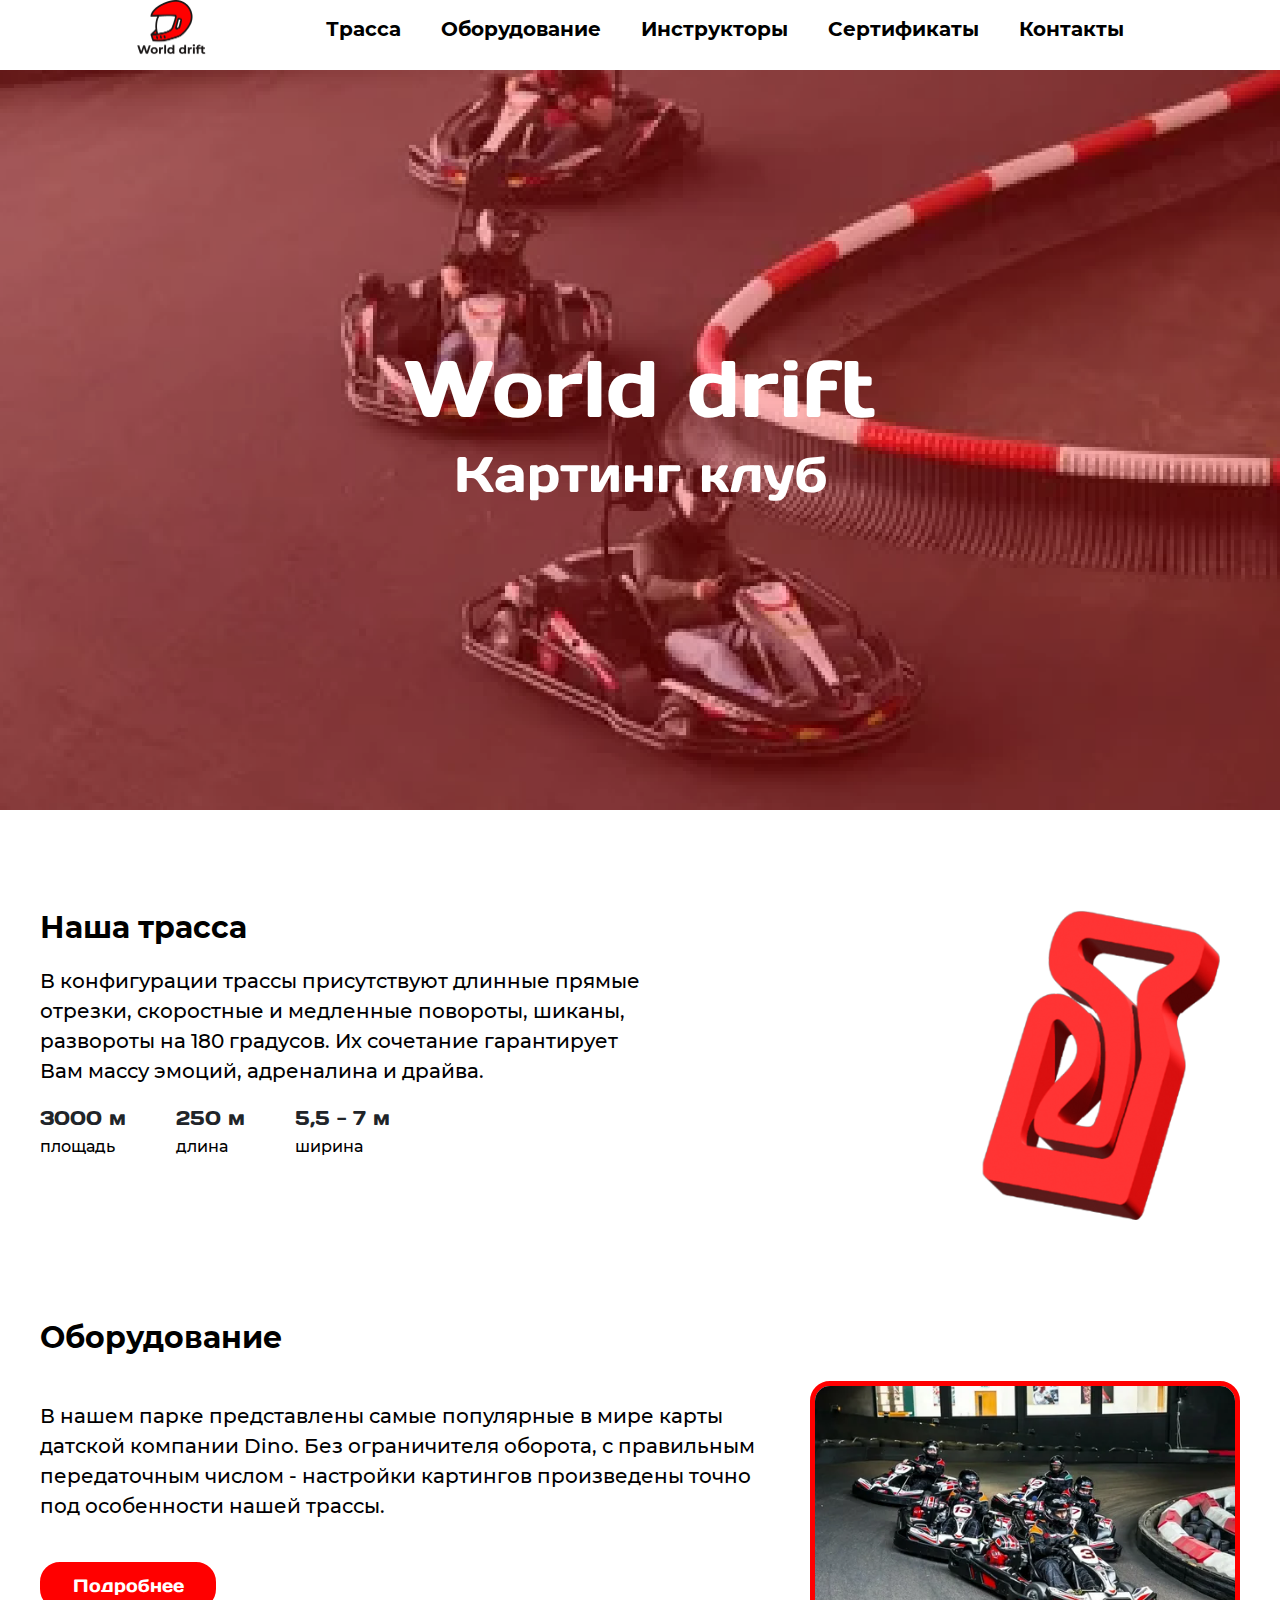
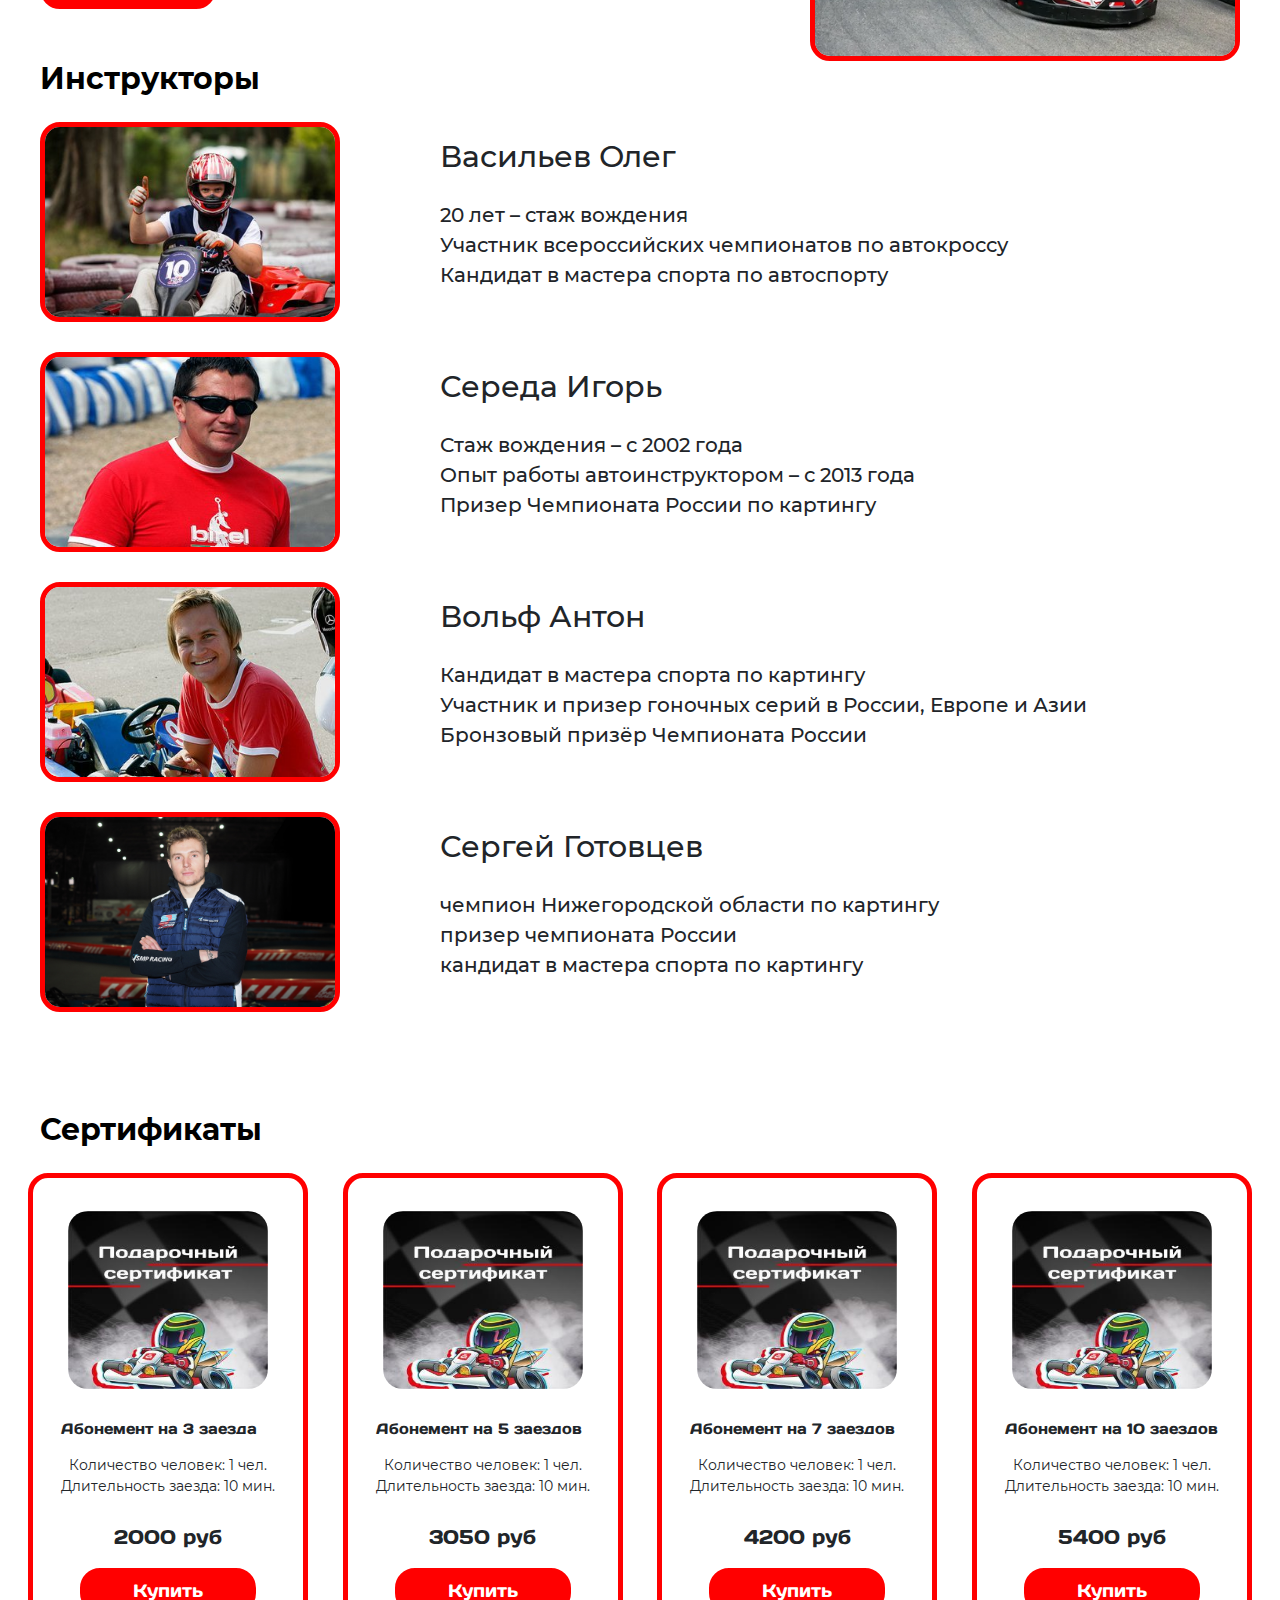
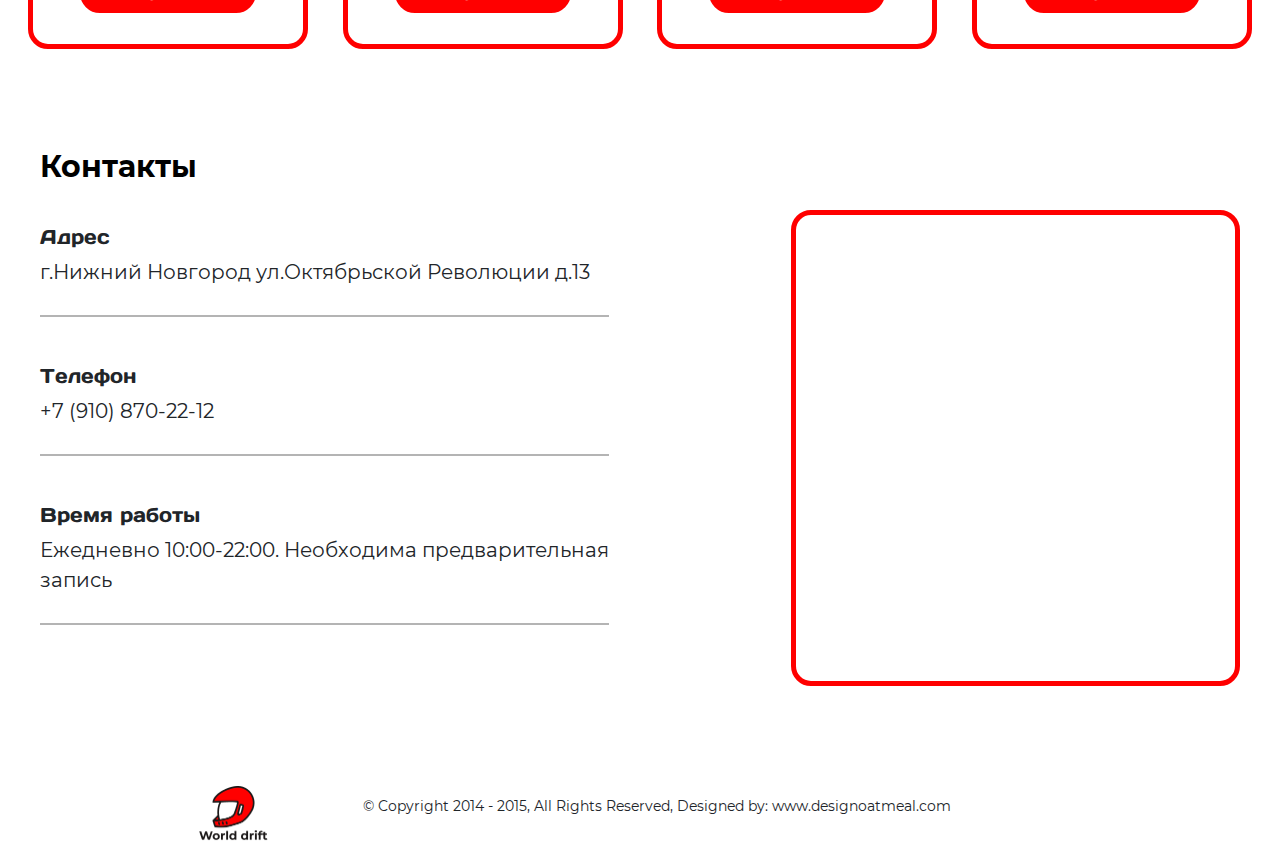
<file: index.html>
<!DOCTYPE html>
<html lang="en">
<head>
    <meta charset="UTF-8">
    <meta name="viewport" content="width=device-width, initial-scale=1.0">
    <title>World drift</title>
    <link rel="stylesheet" href="https://cdnjs.cloudflare.com/ajax/libs/font-awesome/6.4.2/css/all.min.css" integrity="sha512-z3gLpd7yknf1YoNbCzqRKc4qyor8gaKU1qmn+CShxbuBusANI9QpRohGBreCFkKxLhei6S9CQXFEbbKuqLg0DA==" crossorigin="anonymous" referrerpolicy="no-referrer" />
    <link href="https://cdn.jsdelivr.net/npm/bootstrap@5.3.3/dist/css/bootstrap.min.css" rel="stylesheet" integrity="sha384-QWTKZyjpPEjISv5WaRU9OFeRpok6YctnYmDr5pNlyT2bRjXh0JMhjY6hW+ALEwIH" crossorigin="anonymous">
    <link rel="stylesheet" href="./css/styles.css">
</head>
<body>
    <!-- <script src="https://cdn.jsdelivr.net/npm/bootstrap@5.3.3/dist/js/bootstrap.bundle.min.js" integrity="sha384-YvpcrYf0tY3lHB60NNkmXc5s9fDVZLESaAA55NDzOxhy9GkcIdslK1eN7N6jIeHz" crossorigin="anonymous"></script> -->
    <header>
        <div class="section-shapka">
            <div class="container">
                <div class="logo">
                    <img src="./img/лого.png" alt="">
                </div>
                <div class="txt">
                    <a href="#трасса">Трасса</a>
                    <a href="#оборудование">Оборудование</a>
                    <a href="#инструкторы">Инструкторы</a>
                    <a href="#сертификаты">Сертификаты</a>
                    <a href="#контакты">Контакты</a>
                </div>
            </div>
        </div>
    </header>

    <main>
        <div class="section-welcom" >
            <div class="container">
                <div class="txt">
                    <h1>World drift</h1>
                    <h2>Картинг клуб</h2>
                </div>
            </div>
        </div>

        <div class="section-trassa" id="трасса">
            <div class="container">
                <div class="card1">
                    <h2>Наша трасса</h2>
                    <p>В конфигурации трассы присутствуют длинные прямые <br>
                        отрезки, скоростные и медленные повороты, шиканы, <br>
                        развороты на 180 градусов. Их сочетание гарантирует <br>
                        Вам массу эмоций, адреналина и драйва.</p>
                    <div class="inf">
                        <div class="pl">
                            <h3>3000 м</h3>
                            <p>площадь</p>
                        </div>
                        <div class="pl">
                            <h3>250 м</h3>
                            <p>длина</p>
                        </div>
                        <div class="pl">
                            <h3>5,5 - 7 м</h3>
                            <p>ширина</p>
                        </div>
                    </div>
                </div>
                <div class="card">
                    <img src="./img/2.png" alt="">
                </div>
            </div>
        </div>


        <div class="section-oborud" id="оборудование">
            <div class="container">
                <h2>Оборудование</h2>
                <div class="cart">
                    <div class="inf">
                        <p>В нашем парке представлены самые популярные в мире карты <br>
                            датской компании Dino. Без ограничителя оборота, с правильным передаточным числом - настройки картингов произведены точно <br> под особенности нашей трассы.</p>
                        <form action="./main.html">
                            <button>Подробнее</button>
                        </form>
                    </div>
                    <div class="img">
                        <img src="./img/9.webp" alt="">
                    </div>  
                </div>
            </div>
        </div>

        <div class="section-instr" id="инструкторы">
            <div class="container">
                <h2>Инструкторы</h2>
                <div class="cart">
                    <img src="./img/олег.jpg" alt="">
                    <div class="txt">
                        <h3>Васильев Олег</h3>
                        <p>20 лет – стаж вождения <br>
                            Участник всероссийских чемпионатов по автокроссу <br>
                            Кандидат в мастера спорта по автоспорту</p>
                    </div>
                </div>
                <div class="cart">
                    <img src="./img/игорь.jpg" alt="">
                    <div class="txt">
                        <h3>Середа Игорь</h3>
                        <p>Стаж вождения – с 2002 года <br>
                            Опыт работы автоинструктором – с 2013 года <br>
                            Призер Чемпионата России по картингу</p>
                    </div>
                </div>
                <div class="cart">
                    <img src="./img/антон.jpg" alt="">
                    <div class="txt">
                        <h3>Вольф Антон</h3>
                        <p>Кандидат в мастера спорта по картингу<br>
                            Участник и призер гоночных серий в России, Европе и Азии<br>
                            Бронзовый призёр Чемпионата России</p>
                    </div>
                </div>
                <div class="cart">
                    <img src="./img/сергей.jpg" alt="">
                    <div class="txt">
                        <h3>Сергей Готовцев</h3>
                        <p>чемпион Нижегородской области по картингу<br>
                            призер чемпионата России<br>
                            кандидат в мастера спорта по картингу</p>
                    </div>
                </div>
            </div>
        </div>

        <div class="section-sert" id="сертификаты">
            <div class="container">
                <h2>Сертификаты</h2>
                <div class="row">
                    <div class="carts">
                        <img src="./img/3.jpg" alt="">
                        <div class="txt">
                            <h3>Абонемент на 3 заезда</h3>
                            <div class="p">
                                <p>Количество человек: 1 чел.</p>
                                <p>Длительность заезда: 10 мин.</p>
                            </div>
                        </div>
                        <p>2000 руб</p>
                        <button>Купить</button>
                    </div>
                    <div class="carts">
                        <img src="./img/3.jpg" alt="">
                        <div class="txt">
                            <h3>Абонемент на 5 заездов</h3>
                            <div class="p">
                                <p>Количество человек: 1 чел.</p>
                                <p>Длительность заезда: 10 мин.</p>
                            </div>
                        </div>
                        <p>3050 руб</p>
                        <button>Купить</button>
                    </div>
                    <div class="carts">
                        <img src="./img/3.jpg" alt="">
                        <div class="txt">
                            <h3>Абонемент на 7 заездов</h3>
                            <div class="p">
                                <p>Количество человек: 1 чел.</p>
                                <p>Длительность заезда: 10 мин.</p>
                            </div>
                        </div>
                        <p>4200 руб</p>
                        <button>Купить</button>
                    </div>
                    <div class="carts">
                        <img src="./img/3.jpg" alt="">
                        <div class="txt">
                            <h3>Абонемент на 10 заездов</h3>
                            <div class="p">
                                <p>Количество человек: 1 чел.</p>
                                <p>Длительность заезда: 10 мин.</p>
                            </div>
                        </div>
                        <p>5400 руб</p>
                        <button>Купить</button>
                    </div>
                </div>
            </div>
        </div>

        <div class="section-contact" id="контакты">
            <div class="container">
                <h2>Контакты</h2>
                <div class="contact">
                    <div class="cards">
                        <div class="cont">
                            <h3>Адрес</h3>
                            <p>г.Нижний Новгород ул.Октябрьской Революции д.13</p>
                            <div class="line"></div>
                        </div>
                        <div class="cont">
                            <h3>Телефон</h3>
                            <p>+7 (910) 870-22-12</p>
                            <div class="line"></div>
                        </div>
                        <div class="cont">
                            <h3>Время работы</h3>
                            <p>Ежедневно 10:00-22:00. Необходима предварительная <br> запись</p>
                            <div class="line"></div>
                        </div>
                    </div>
                    <div class="cards">
                        <div class="img">
                            <iframe src="https://yandex.ru/map-widget/v1/?um=constructor%3A0f4318327e92e0752ee7b92525c0a273fea3367fa96a816b5213f62e8284400c&amp;source=constructor" width="100%" height="468" frameborder="0" ></iframe>
                        </div>
                    </div>
                </div>
            </div>
        </div>

        <div class="section-footer">
            <div class="container">
                <div class="logo">
                    <img src="./img/лого.png" alt="">
                </div>
                <p>© Copyright 2014 - 2015, All Rights Reserved, Designed by: www.designoatmeal.com</p>
                <div class="icon-set">
                    <i class="fab fa-telegram"></i>
                    <i class="fab fa-youtube"></i>
                    <i class="fab fa-vk"></i>
                    <i class="fab fa-odnoklassniki"></i>
                    <i class="fab fa-google"></i>
                </div>
            </div>
        </div>
    </main>
</body>
</html>
</file>
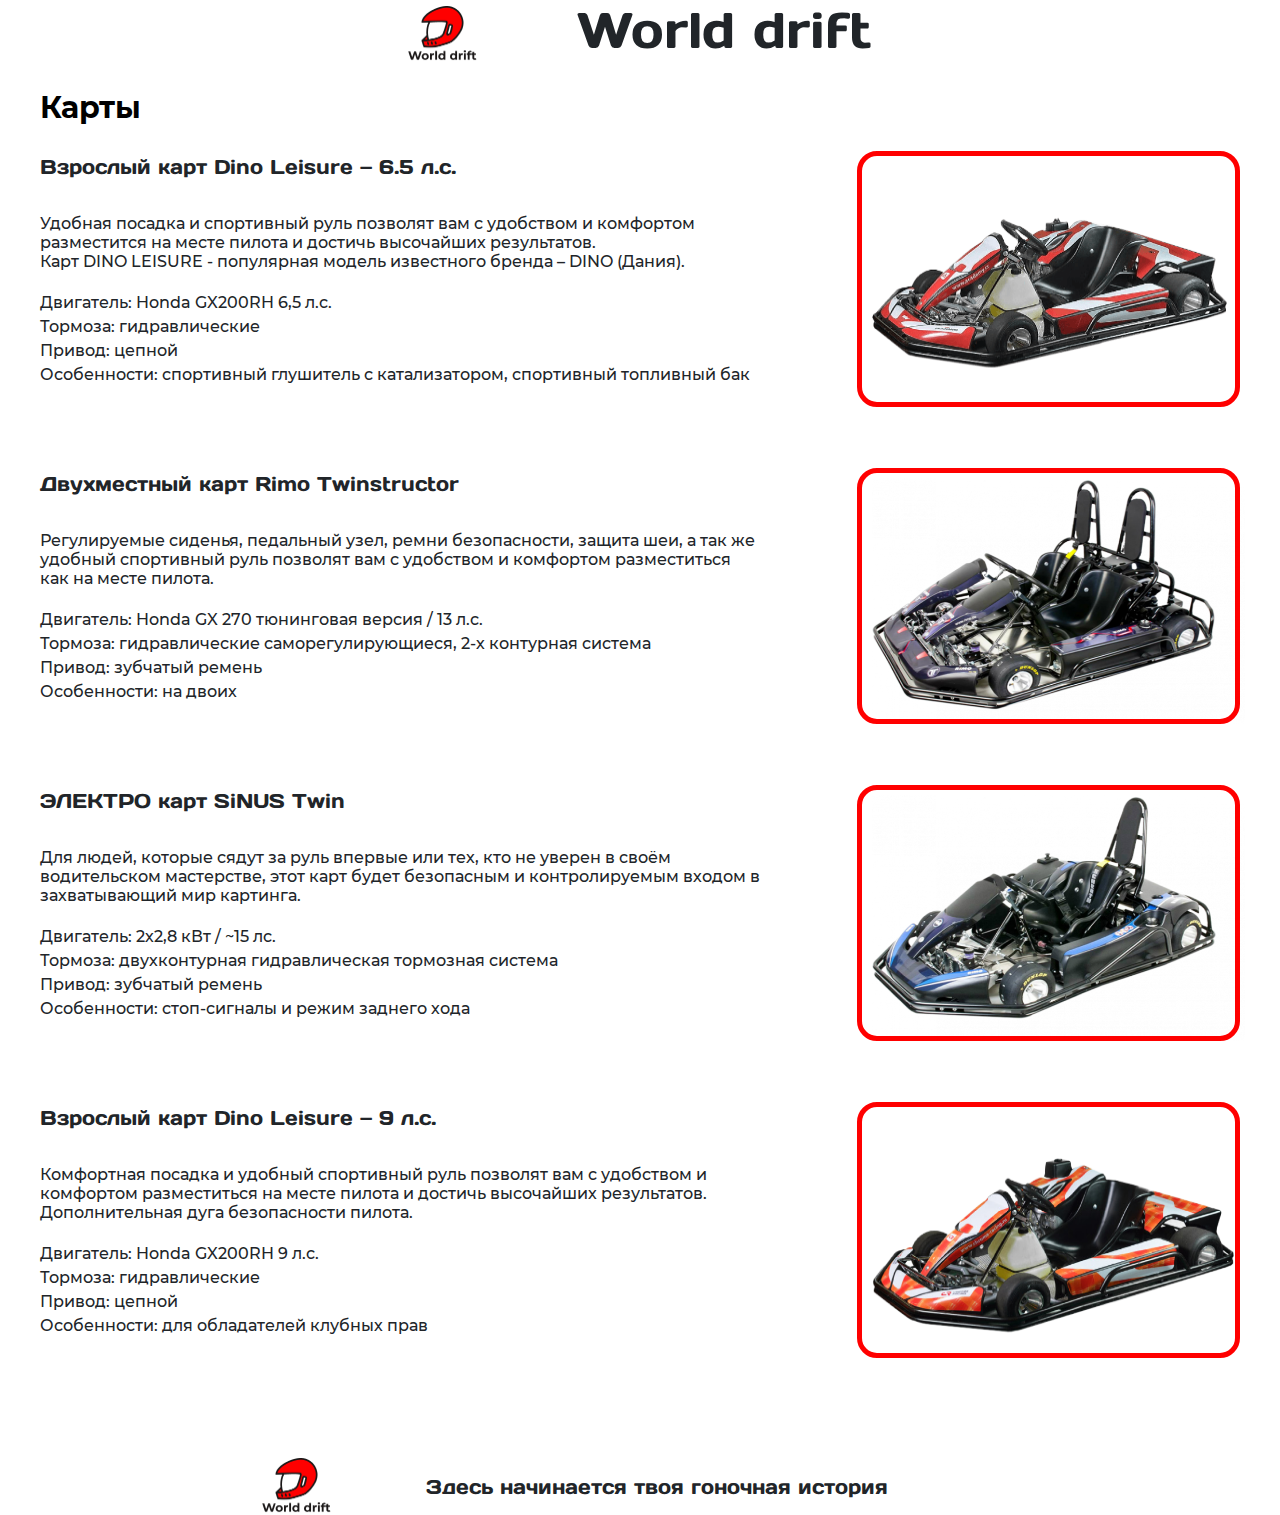
<file: main.html>
<!DOCTYPE html>
<html lang="en">
<head>
    <meta charset="UTF-8">
    <meta name="viewport" content="width=device-width, initial-scale=1.0">
    <title>World drift</title>
    <link rel="stylesheet" href="https://cdnjs.cloudflare.com/ajax/libs/font-awesome/6.4.2/css/all.min.css" integrity="sha512-z3gLpd7yknf1YoNbCzqRKc4qyor8gaKU1qmn+CShxbuBusANI9QpRohGBreCFkKxLhei6S9CQXFEbbKuqLg0DA==" crossorigin="anonymous" referrerpolicy="no-referrer" />
    <link href="https://cdn.jsdelivr.net/npm/bootstrap@5.3.3/dist/css/bootstrap.min.css" rel="stylesheet" integrity="sha384-QWTKZyjpPEjISv5WaRU9OFeRpok6YctnYmDr5pNlyT2bRjXh0JMhjY6hW+ALEwIH" crossorigin="anonymous">
    <link rel="stylesheet" href="./css/styles.css">
</head>
<body>
    <div class="section-shapka">
        <div class="container">
            <div class="logo">
                <img src="./img/лого.png" alt="">
            </div>
            <div class="txt">
                <h2>World drift</h2>
            </div>
        </div>
    </div>

    <div class="section-cart">
        <div class="container">
            <h2>Карты</h2>
            <div class="cart">
                <div class="txt">
                    <h3>Взрослый карт Dino Leisure — 6.5 л.с.</h3>
                    <h4>Удобная посадка и спортивный руль позволят вам с удобством и комфортом <br>
                        разместится на месте пилота и достичь высочайших результатов. <br>
                        Карт DINO LEISURE - популярная модель известного бренда – DINO (Дания).</h4>
                    <p>Двигатель: Honda GX200RH 6,5 л.с. <br>
                        Тормоза: гидравлические <br>
                        Привод: цепной <br>
                        Особенности: спортивный глушитель с катализатором, спортивный топливный бак</p>
                </div>
                <div class="img"><img src="./img/5.png" alt=""></div>
            </div>
            <div class="cart">
                <div class="txt">
                    <h3>Двухместный карт Rimo Twinstructor</h3>
                    <h4>Регулируемые сиденья, педальный узел, ремни безопасности, защита шеи, а так же <br>
                        удобный спортивный руль позволят вам с удобством и комфортом разместиться <br>
                        как на месте пилота.</h4>
                    <p>Двигатель: Honda GX 270 тюнинговая версия / 13 л.с. <br>
                        Тормоза: гидравлические саморегулирующиеся, 2-х контурная система <br>
                        Привод: зубчатый ремень <br>
                        Особенности: на двоих</p>
                </div>
                <div class="img"><img src="./img/6.png" alt=""></div>
            </div>
            <div class="cart">
                <div class="txt">
                    <h3>ЭЛЕКТРО  карт SiNUS Twin</h3>
                    <h4>Для людей, которые сядут за руль впервые или тех, кто не уверен в своём <br>
                        водительском мастерстве, этот карт будет безопасным и контролируемым входом в <br>
                        захватывающий мир картинга.</h4>
                    <p>Двигатель: 2х2,8 кВт / ~15 лс. <br>
                        Тормоза: двухконтурная гидравлическая тормозная система<br>
                        Привод: зубчатый ремень <br>
                        Особенности: стоп-сигналы и режим заднего хода</p>
                </div>
                <div class="img"><img src="./img/7.png" alt=""></div>
            </div>
            <div class="cart">
                <div class="txt">
                    <h3>Взрослый карт Dino Leisure — 9 л.с.</h3>
                    <h4>Комфортная посадка и удобный спортивный руль позволят вам с удобством и <br>
                        комфортом разместиться на месте пилота и достичь высочайших результатов. <br>
                        Дополнительная дуга безопасности пилота.</h4>
                    <p>Двигатель: Honda GX200RH 9 л.с. <br>
                        Тормоза: гидравлические <br>
                        Привод: цепной <br>
                        Особенности: для обладателей клубных прав</p>
                </div>
                <div class="img"><img src="./img/8.png" alt=""></div>
            </div>
        </div>
    </div>

    <div class="section-footer">
        <div class="container">
            <div class="logo">
                <img src="./img/лого.png" alt="">
            </div>
            <p1>Здесь начинается твоя гоночная история</p1>
            <div class="icon-set">
                <i class="fab fa-telegram"></i>
                <i class="fab fa-youtube"></i>
                <i class="fab fa-vk"></i>
                <i class="fab fa-odnoklassniki"></i>
                <i class="fab fa-google"></i>
            </div>
        </div>
    </div>
</body>
</html>
</file>
<file: css/styles.css>
@font-face{
    font-family: 'Montserrat';
    src: url(../fonts/Montserrat-Regular.ttf);
    font-weight: 400;
    font-style: normal;
}
@font-face{
    font-family: 'Montserrat';
    src: url(../fonts/Montserrat-Medium.ttf);
    font-weight: 500;
    font-style: normal;
}
@font-face{
    font-family: 'Montserrat';
    src: url(../fonts/Montserrat-Bold.ttf);
    font-weight: 700;
    font-style: normal;
}
@font-face{
    font-family: 'Montserrat';
    src: url(../fonts/Montserrat-SemiBold.ttf);
    font-weight: 600;
    font-style: normal;
}
@font-face{
    font-family: 'DaysOne';
    src: url(../fonts/DaysOne-Regular.ttf);
    font-weight: 700;
    font-style: normal;
}

* {
    box-sizing: border-box;
}

body {
    margin: 0 auto !important;
    padding: 0;
    overflow-x: hidden;
}
.container {
    width: 100%;
    max-width: 1200px;
    margin: 0 auto;
    padding: 0;
}
.section-shapka .container{
    width: 100%;
    display: flex;
    justify-content: center;
}
.section-shapka{
    height: 40px;
}
.section-shapka .container .txt a{
    font-size: 20px;
    text-decoration: none;
    color: #000;
    margin-right: 20px;
    margin-left: 20px;
    transition: .5s;
    font-family: 'Montserrat';
    font-weight: 700;

}
.section-shapka .container .txt{
    display: flex;
    align-items: center;
    margin-left: 100px;
}
.section-shapka .container .txt a:hover{
    color: #FF0000;
    transition: .5s;
}
.section-shapka .container .logo img{
    width: 69px;
    height: 57px;
}
.section-welcom{
    background-image: url(../img/1.png);
    background-size: cover;
    background-position: center;
    height: 740px;
    margin-top: 30px;
    margin-bottom: 100px;
}
.section-welcom .container .txt h1{
    font-size: 80px;
    font-family: 'DaysOne';
    color: #ffff;
    margin-top: 270px;
}
.section-welcom .container .txt h2{
    font-size: 50px;
    font-family: 'DaysOne';
    color: #ffff;
}
.section-welcom .container .txt{
    display: flex;
    flex-direction: column;
    justify-content: center;
    align-items: center;
}


.section-trassa .container{
    display: flex;
    justify-content: space-between;
}
.section-trassa .container .card{
    border: none;
    display: flex;
    justify-content: center;
}
.section-trassa .container .card1 h2{
    font-size: 30px;
    text-decoration: none;
    color: #000;
    font-family: 'Montserrat';
    font-weight: 700;
}
.section-trassa .container .card1 p{
    font-size: 20px;
    text-decoration: none;
    color: #000;
    font-family: 'Montserrat';
    font-weight: 500;
    margin-top: 20px;
}
.section-trassa .container .card1 .inf .pl h3{
    font-size: 20px;
    font-family: 'DaysOne';
    margin-bottom: 5px;
}
.section-trassa .container .card1 .inf .pl p{
    font-size: 16px;
    font-family: 'Montserrat';
    margin: 0;
}
.section-trassa .container .card1 .inf{
    display: flex;
    margin-top: 20px;
}
.section-trassa .container .card1 .inf .pl{
    margin-right: 50px;
}
.section-trassa .container .card img{
    height: 310px;
    display: flex;
}
.section-trassa .container .card1 button{
    width: 176px;
    height: 47px;
    color: #ffff;
    background-color: #FF0000;
    border: 4px, solid, #FF0000;
    border-radius: 20px;
    font-size: 18px;
    font-family: 'DaysOne';
    margin-top: 20px;
    transition: .5s;
}
.section-trassa .container .card1 button:hover{
    background-color: #ffff;
    color: #FF0000;
    border: 4px, solid, #FF0000;
    transition: .5s;
}
.section-trassa{
    margin-bottom: 100px;
}


.section-instr .container .cart{
    display: flex;
    align-items: center;
    margin-bottom: 30px;
}
.section-instr .container .cart img{
    width: 300px;
    height: 200px;
    border-radius: 20px;
    border: 5px, solid, #FF0000;
    
}
.section-instr .container .cart img{
    margin-right: 100px;
}
.section-instr .container .cart .txt h3{
    font-size: 30px;
    font-family: 'Montserrat';
    font-weight: 500;
}
.section-instr .container .cart .txt p{
    font-size: 20px;
    font-family: 'Montserrat';
    font-weight: 500;
    margin-top: 25px;
}
.section-instr .container h2{
    font-size: 30px;
    text-decoration: none;
    color: #000;
    font-family: 'Montserrat';
    font-weight: 700;
    margin-bottom: 25px;
}
.section-instr{
    margin-bottom: 100px;
}


.section-sert .container .row{
    display: flex;
    flex-direction: row;
    justify-content: space-between;
}
.section-sert .container h2{
    font-size: 30px;
    text-decoration: none;
    color: #000;
    font-family: 'Montserrat';
    font-weight: 700;
    margin-bottom: 25px;
}
.section-sert .container .row .carts{
    width: 280px;
    height: 476px;
    border: 5px, solid, #FF0000 ;
    border-radius: 20px;
    display: flex;
    flex-direction: column;
    align-items: center;
}
.section-sert .container .row .carts img{
    width: 200px;
    height: 178px;
    border-radius: 20px;
    margin-top: 33px;
    margin-bottom: 31px;
}
.section-sert .container .row .carts .txt h3{
    font-size: 15px;
    font-family: 'DaysOne';
    margin-bottom: 17px;
}
.section-sert .container .row .carts .txt .p p{
    font-family: 'Montserrat';
    font-size: 14px;
    margin: 0;
    display: flex;
    justify-content: center;
}
.section-sert .container .row .carts p{
    font-size: 20px;
    font-family: 'DaysOne';
    margin-top: 25px;
}
.section-sert .container .row .carts button{
    width: 176px;
    height: 47px;
    color: #ffff;
    background-color: #FF0000;
    border: 4px, solid, #FF0000;
    border-radius: 20px;
    font-size: 18px;
    font-family: 'DaysOne';
    margin-bottom: 31px;
    transition: .5s;
}
.section-sert .container .row .carts button:hover{
    background-color: #ffff;
    color: #FF0000;
    border: 4px, solid, #FF0000;
    transition: .5s;
}
.section-sert{
    margin-bottom: 100px;
}
.section-contact .container h2{
    font-size: 30px;
    text-decoration: none;
    color: #000;
    font-family: 'Montserrat';
    font-weight: 700;
    margin-bottom: 25px;
}
.section-contact .container .contact{
    display: flex;
    justify-content: space-between;
}
.section-contact .container .contact .cards .img{
    width: 449px;
    height: 476px;
    border: 5px, solid, #FF0000;
    border-radius: 20px;
}
.section-contact .container .contact .cards .img iframe{
    border-radius: 20px;
}
.section-contact .container .contact .cards .cont h3{
    font-size: 20px;
    font-family: 'DaysOne';
    margin-bottom: 8px;
}
.section-contact .container .contact .cards .cont p{
    font-size: 20px;
    font-family: 'Montserrat';
    margin-bottom: 28px;
}
.section-contact .container .contact .cards .cont .line{
    background-color: #B4B4B4;
    height: 2px;
    margin-bottom: 47px;
}
.section-contact .container .contact .cards{
    display: flex;
    flex-direction: column;
    justify-content: center;
}
.section-contact{
    margin-bottom: 100px;
}



.section-footer .container{
    display: flex;
    flex-direction: row;
    align-items: center;
}
.section-footer .container .logo img{
    width: 69px;
    height: 57px;
    margin-right: 95px;
}
.section-footer .container p{
    font-size: 14px;
    font-family: 'Montserrat';
    margin-right: 60px;
    display: flex;
    align-items: center;
}
.section-footer .container i{
    font-size: 30px;
    color: #FF0000;
    margin-right: 14px;
}


.section-oborud .container h2{
    font-size: 30px;
    text-decoration: none;
    color: #000;
    font-family: 'Montserrat';
    font-weight: 700;
    margin-bottom: 25px;
}
.section-oborud .container .cart{
    display: flex;
    justify-content: space-between;
}
.section-oborud .container .cart .inf{
    display: flex;
    flex-direction: column;
}
.section-oborud .container .cart .inf button{
    width: 176px;
    height: 47px;
    color: #ffff;
    background-color: #FF0000;
    border: 4px, solid, #FF0000;
    border-radius: 20px;
    font-size: 18px;
    font-family: 'DaysOne';
    margin-bottom: 31px;
    transition: .5s;
    margin-top: 25px;
}
.section-oborud .container .cart .inf button:hover{
    background-color: #ffff;
    color: #FF0000;
    border: 4px, solid, #FF0000;
    transition: .5s
}
.section-oborud .container .cart .inf p{
    font-size: 20px;
    text-decoration: none;
    color: #000;
    font-family: 'Montserrat';
    font-weight: 500;
    margin-top: 20px;  
}
.section-oborud .container .cart img{
    border: 5px, solid, #FF0000;
    border-radius: 20px;
    width: 430px;
    height: 280px;
}

.section-cart .container h2{
    font-size: 30px;
    text-decoration: none;
    color: #000;
    font-family: 'Montserrat';
    font-weight: 700;
    margin-bottom: 25px;
}
.section-cart{
    margin-top: 50px;
}
.section-cart .container .cart .txt h3{
    font-size: 20px;
    font-family: 'DaysOne';
    margin-bottom: 35px;
}
.section-cart .container .cart .txt h4{
    font-size: 16px;
    font-family: 'Montserrat';
    margin-bottom: 20px;
    font-weight: 500;
}
.section-cart .container .cart .txt p{
    font-size: 16px;
    font-family: 'Montserrat';
    font-weight: 500;
}
.section-cart .container .cart{
    margin-bottom: 61px;
    display: flex;
    justify-content: space-between;
    align-items: center;
}
.section-cart .container .cart .img{
    width: 383px;
    height: 256px;
    border:  5px, solid, #FF0000;
    border-radius: 20px;
    
}
.section-cart .container .cart .img img{
    width: 373px;
    height: 246px;
    margin-left: 10px;
    margin-top: 5px;
}
.section-cart{
    margin-bottom: 100px;
}

.section-shapka .container .txt h2{
    font-size: 50px;
    font-family: 'DaysOne';
}
.section-shapka .container .logo{
    display: flex;
    align-items: center;
}
.section-footer .container p1{
    font-size: 20px;
    font-family: 'Daysone';
    margin-right: 60px;
    display: flex;
    align-items: center;
}
.section-footer .container{
    display: flex;
    justify-content: center;
}


@media (max-width: 1200px) {
    .container{
        width: 992px;
    }
    .section-shapka .container .logo img{
        margin-left: 100px;
    }
    .section-shapka .container .txt a{
        font-size: 16px;
    }
    .section-welcom .container .txt h1{
        font-size: 70px;
    }
    .section-welcom .container .txt h2{
        font-size: 40px;
    }
    .section-trassa .container .card1 h2{
        font-size: 20px;
        margin-left: 10px;
    }
    .section-trassa .container .card1 p{
        font-size: 16px;
        margin-left: 10px;
    }
    .section-trassa .container .card1 .inf .pl h3{
        font-size: 15px;
        margin-left: 10px;
    }
    .section-trassa .container .card1 .inf .pl p{
        font-size: 14px;
        margin-left: 10px;
    }
    .section-trassa .container .card img{
        height: 200px;
        margin-right: 100px;
    }
    .section-oborud .container h2{
        font-size: 20px;
        margin-left: 10px;
    }
    .section-oborud .container .cart .inf p{
        font-size: 15px;
        margin-left: 10px;
        margin-top: 0;
        margin-bottom: 0;
    }
    .section-oborud .container .cart .inf button {
        width: 150px;
        height: 40px;
        margin-left: 10px;
        font-size: 15px;
    }
    .section-oborud .container .cart img{
        width: 330px;
        height: 180px;
        margin-right: 30px;

    }
    .section-instr .container h2{
        font-size: 20px;
        margin-left: 10px;
    }
    .section-instr .container .cart .txt h3{
        font-size: 20px;
    }
    .section-instr .container .cart .txt p{
        font-size: 10px;
    }
    .section-instr .container .cart img{
        width: 250px;
        height: 150px;
        margin-left: 10px;
    }
    .section-instr .container .cart{
        margin-bottom: 15px;
    }
    .section-sert .container h2{
        font-size: 20px;
        margin-left: 10px;
    }
    .section-sert .container .row {
        display: flex;
        flex-direction: row;
        width: 992px;
        align-content: center;
        justify-content: center;
    }
    .section-sert .container .row .carts{
        margin-right: 30px;
        margin-bottom: 30px;
    }
    .section-sert{
        margin-bottom: 20px;
    }
    .section-sert .container .row .carts button{
        font-size: 15px;
    }
    .section-contact .container h2{
        font-size: 20px;
        margin-left: 10px;
    }
    .section-contact .container .contact .cards .cont h3{
        font-size: 15px;
        margin-left: 10px;
    }
    .section-contact .container .contact .cards .cont p{
        font-size: 14px;
        margin-left: 10px;
    }
    .section-contact .container .contact .cards .cont .line {
        margin-left: 10px;
    }
    .section-contact .container .contact .cards .img {
        width: 400px;
        height: 400px;
        margin-right: 30px;
    }
    .section-contact .container .contact .cards .img iframe{
        width: 390px;
        height: 390px;
        margin-right: 30px;
    }
    .section-footer .container .logo img{
        margin-left: 100px;
    }
    .section-footer .container p{
        font-size: 10px;
    }
    .section-footer .container i{
        font-size: 20px;
    }
    .section-shapka .container .txt h2{
        font-size: 40px;
    }
    .section-cart .container h2 {
        font-size: 20px;
        margin-left: 10px;
    }
    .section-cart .container .cart .txt h3{
        font-size: 15px;
        margin-left: 10px;
    }
    .section-cart .container .cart .txt h4{
        font-size: 14px;
        margin-left: 10px;
    }
    .section-cart .container .cart .txt p{
        font-size: 14px;
        margin-left: 10px;
    }
    .section-cart .container .cart .img{
        width: 353px;
        height: 226px;
        margin-right: 30px;
    }
    .section-cart .container .cart .img img {
        width: 343px;
        height: 216px;
    }
    .section-footer .container p1{
        font-size: 16px;
    }

}

@media (max-width: 420px) {
    .container{
        width: 320px;
    }
    .section-shapka .container .txt a{
        font-size: 10px;
        margin: 0;
        margin-right: 10px;
    }
    .section-shapka .container .txt{
        margin-left: 0;
    }
    .section-shapka .container .logo img{
        margin-left: 0;
        width: 29px;
        height: 25px;
        margin-right: 10px;
        margin-top: 2px;
    }
    .section-welcom{
        margin: 0;
        height: 500px;
        margin-bottom: 30px;
    }
    .section-welcom .container .txt h1{
        font-size: 40px;
        margin-top: 200px;
    }
    .section-welcom .container .txt h2{
        font-size: 20px;
    }
    .section-trassa .container .card1 h2{
        margin-left: 0;
        font-size: 14px;
    }
    .section-trassa .container .card1 p{
        margin-left: 0;
        font-size: 8px;
    }
    .section-trassa .container .card1 .inf .pl h3{
        font-size: 10px;
        margin-left: 0;
    }
    .section-trassa .container .card1 .inf .pl p{
        font-size: 7px;
        margin-left: 0;
    }
    .section-trassa .container .card1 .inf .pl{
        margin-right: 10px;
    }
    .section-trassa .container .card img {
        height: 150px;
        margin-right: 0;
    }
    .section-trassa{
        margin-bottom: 30px;
    }
    .section-oborud .container h2{
        margin-left: 0;
        font-size: 14px;
    }
    .section-oborud .container .cart .inf p{
        margin-left: 0;
        font-size: 8px;
    }
    .section-oborud .container .cart .inf button{
        width: 100px;
        font-size: 10px;
        height: 30px;
        margin-left: 0;
    }
    .section-oborud .container .cart img {
        width: 170px;
        height: 120px;
        margin-right: 0;
    }
    .section-instr .container h2 {
        margin-left: 0;
        font-size: 14px;
    }
    .section-instr .container .cart img {
        width: 120px;
        height: 90px ;
        margin-left: 0;
        margin: 0;
        margin-right: 20px;
    }
    .section-instr .container .cart .txt h3{
        font-size: 10px;
        font-weight: 600;
        margin-bottom: 0;
    }
    .section-instr .container .cart .txt p{
        font-size: 8px;
        margin-top: 10px;
    }
    .section-instr{
        margin-bottom: 30px;
    }
    .section-sert .container h2 {
        margin-left: 0;
        font-size: 14px;
    }
    .section-sert .container .row {
        display: flex;
        flex-direction: column;
        width: 320px;
        align-items: center;
        justify-content: center;
    }
    .section-sert .container .row .carts{
        margin-right: 0;
        width: 200px;
        height: 350px;
    }
    .section-sert .container .row .carts img{
        width: 150px;
        margin-top: 10px;
        height: 140px;
    }
    .section-sert .container .row .carts .txt h3{
        font-size: 12px;
    }
    .section-sert .container .row .carts .txt .p p{
        font-size: 10px;
    }
    .section-sert .container .row .carts p{
        font-size: 14px;
        margin-top: 10px;
    }
    
    .section-sert .container .row .carts button{
        font-size: 12px;
        width: 120px;
        margin-bottom: 15px;
    }
    .section-contact .container h2{
        margin-left: 0;
        font-size: 14px;
    }
    .section-contact .container .contact .cards .cont h3{
        font-size: 10px;
        font-weight: 600;
        margin-bottom: 0;
        margin-left: 0;
    }
    .section-contact .container .contact .cards .cont p{
        font-size: 8px;
        margin-top: 10px;
        margin-left: 0;
    }
    .section-contact .container .contact .cards .cont .line{
        margin-top: 10px;
        margin-bottom: 20px;
        margin-left: 0;
    }
    .section-contact .container .contact .cards .img{
        width: 150px;
        height: 150px;
        margin-right: 0;
        margin-left: 50px;
    }
    .section-contact .container .contact .cards .img iframe{
        width: 140px;
        height: 140px;
    }
    .section-contact .container .contact{
        display: flex;
        justify-content: space-between;
    }
    .section-contact{
        margin-bottom: 30px;
    }
    .section-footer .container .logo img{
        margin-left: 0;
        width: 29px;
        height: 25px;
        margin-right: 10px;
        margin-top: 2px;
    }
    .section-footer .container p {
        font-size: 6px;
        margin-right: 0;
        margin-bottom: 0;
        width: 200px;
    }
    .section-footer .container i{
        font-size: 10px;
        margin: 0;
    }
    .section-shapka .container .txt h2{
        font-size: 20px;
    }
    .section-cart .container h2{
        margin-left: 0;
        font-size: 14px;
    }
    .section-cart .container .cart .txt h3{
        font-size: 10px;
        font-weight: 600;
        margin-bottom: 10px;
        margin-left: 0;
    }
    .section-cart .container .cart .txt h4{
        margin-left: 0;
        font-size: 10px;
    }
    .section-cart .container .cart .txt p{
        margin-left: 0;
        font-size: 10px;
    }
    .section-cart .container .cart{
        display: flex;
        flex-direction: column;
    }
    .section-cart .container .cart .img{
        margin-right: 0;
        width: 300px;
        height: 200px;
    }
    .section-cart .container .cart .img img{
        width: 290px;
        height: 190px;
        margin: 0;
        margin-left: 5px;
    }
    .section-footer .container p1{
        font-size: 8px;
        margin-right: 20px;
    }
}
</file>
